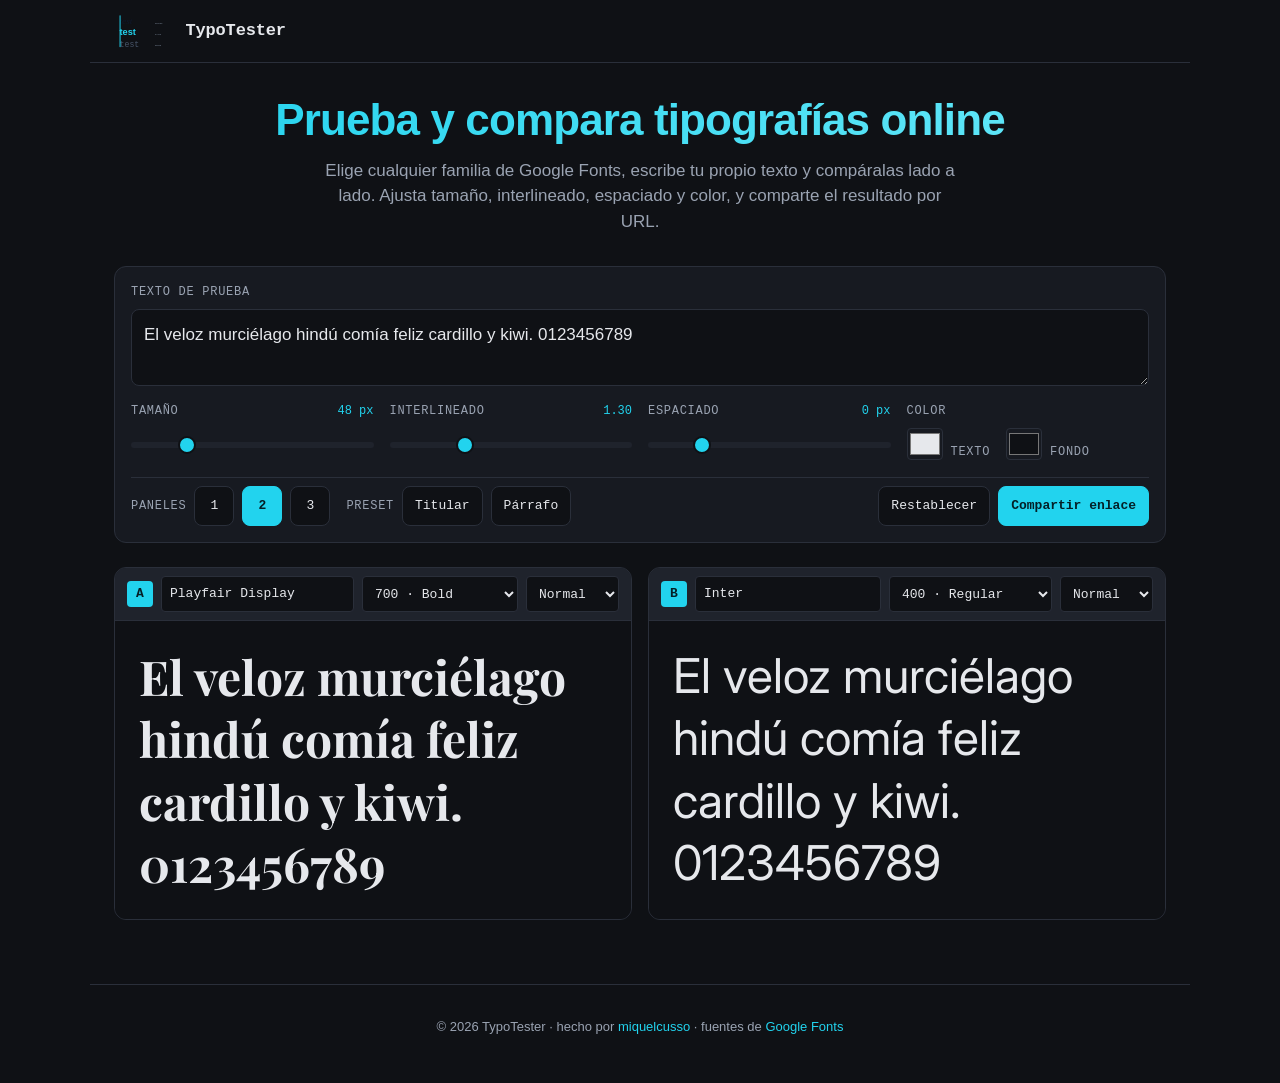
<file: index.html>
<!DOCTYPE html>
<html lang="es">
<head>
<meta charset="UTF-8" />
<meta name="viewport" content="width=device-width, initial-scale=1, viewport-fit=cover" />
<meta name="theme-color" content="#0f1115" />

<title>TypoTester · Probar tipografías online en español</title>
<meta name="description" content="Prueba cualquier tipografía (Google Fonts o archivo local) antes de usarla. Comparador A/B, presets de titular y párrafo, compartir por URL." />
<meta name="author" content="Miqui Cussó" />
<link rel="canonical" href="https://probatipo.example.com/" />

<link rel="icon" href="/favicon.ico" sizes="any" />
<link rel="icon" href="/logo.svg" type="image/svg+xml" />
<link rel="apple-touch-icon" href="/apple-touch-icon.png" />
<link rel="manifest" href="/manifest.webmanifest" />

<link rel="preconnect" href="https://fonts.googleapis.com" />
<link rel="preconnect" href="https://fonts.gstatic.com" crossorigin />

<meta property="og:type" content="website" />
<meta property="og:site_name" content="TypoTester" />
<meta property="og:title" content="TypoTester · Probar tipografías online en español" />
<meta property="og:description" content="Prueba cualquier tipografía (Google Fonts o archivo local) antes de usarla. Comparador A/B, presets de titular y párrafo, compartir por URL." />
<meta property="og:url" content="https://probatipo.example.com/" />
<meta property="og:image" content="https://probatipo.example.com/og-image.png" />
<meta property="og:image:width" content="1200" />
<meta property="og:image:height" content="630" />
<meta property="og:locale" content="es_ES" />

<meta name="twitter:card" content="summary_large_image" />
<meta name="twitter:title" content="TypoTester · Probar tipografías online en español" />
<meta name="twitter:description" content="Prueba cualquier tipografía (Google Fonts o archivo local) antes de usarla. Comparador A/B, presets de titular y párrafo, compartir por URL." />
<meta name="twitter:image" content="https://probatipo.example.com/og-image.png" />

<script type="application/ld+json">
{
  "@context": "https://schema.org",
  "@type": "WebApplication",
  "name": "TypoTester",
  "url": "https://probatipo.example.com/",
  "description": "Prueba cualquier tipografía (Google Fonts o archivo local) antes de usarla. Comparador A/B, presets de titular y párrafo, compartir por URL.",
  "applicationCategory": "UtilityApplication",
  "operatingSystem": "Web",
  "offers": { "@type": "Offer", "price": "0", "priceCurrency": "EUR" }
}
</script>

<link rel="stylesheet" href="style.css" />
</head>
<body>

<header class="site-header">
  <a href="/" class="brand">
    <img src="logo.svg" width="120" height="77" alt="" class="brand__logo" />
    <span class="brand__name">TypoTester</span>
  </a>
</header>

<main>
  <section class="hero">
    <h1>Prueba y compara tipografías online</h1>
    <p class="intro">Elige cualquier familia de Google Fonts, escribe tu propio texto y compáralas lado a lado. Ajusta tamaño, interlineado, espaciado y color, y comparte el resultado por URL.</p>
  </section>

  <section class="controls" aria-label="Controles de previsualización">
    <div class="ctl ctl--text">
      <label for="ctl-text">Texto de prueba</label>
      <textarea id="ctl-text" rows="2" spellcheck="false" placeholder="Escribe aquí…"></textarea>
    </div>

    <div class="ctl-grid">
      <div class="ctl">
        <label for="ctl-size">Tamaño <output id="out-size" class="ctl__val"></output></label>
        <input type="range" id="ctl-size" min="8" max="200" step="1" />
      </div>
      <div class="ctl">
        <label for="ctl-lh">Interlineado <output id="out-lh" class="ctl__val"></output></label>
        <input type="range" id="ctl-lh" min="0.8" max="2.5" step="0.05" />
      </div>
      <div class="ctl">
        <label for="ctl-ls">Espaciado <output id="out-ls" class="ctl__val"></output></label>
        <input type="range" id="ctl-ls" min="-5" max="20" step="0.5" />
      </div>
      <div class="ctl ctl--colors">
        <span class="ctl__group-label">Color</span>
        <div class="color-row">
          <label class="color-field"><input type="color" id="ctl-fg" /><span>Texto</span></label>
          <label class="color-field"><input type="color" id="ctl-bg" /><span>Fondo</span></label>
        </div>
      </div>
    </div>

    <div class="ctl-actions">
      <div class="seg" role="group" aria-label="Número de paneles a comparar">
        <span class="seg__label">Paneles</span>
        <button type="button" class="seg__btn" data-n="1" aria-pressed="false">1</button>
        <button type="button" class="seg__btn" data-n="2" aria-pressed="false">2</button>
        <button type="button" class="seg__btn" data-n="3" aria-pressed="false">3</button>
      </div>
      <div class="presets" role="group" aria-label="Presets">
        <span class="seg__label">Preset</span>
        <button type="button" class="preset__btn" data-preset="titular">Titular</button>
        <button type="button" class="preset__btn" data-preset="parrafo">Párrafo</button>
      </div>
      <div class="actions-right">
        <button type="button" id="btn-reset" class="btn btn--ghost">Restablecer</button>
        <button type="button" id="btn-share" class="btn btn--accent">Compartir enlace</button>
      </div>
    </div>
  </section>

  <section class="stage" id="stage" data-n="2" aria-label="Paneles de comparación"></section>
</main>

<footer class="site-footer">
  <p>&copy; <span id="year"></span> TypoTester · hecho por <a href="https://miquelcusso-rgb.github.io" rel="noopener">miquelcusso</a> · fuentes de <a href="https://fonts.google.com" rel="noopener">Google Fonts</a></p>
</footer>

<div id="toast" class="toast" role="status" aria-live="polite"></div>

<script src="script.js" defer></script>
</body>
</html>
</file>
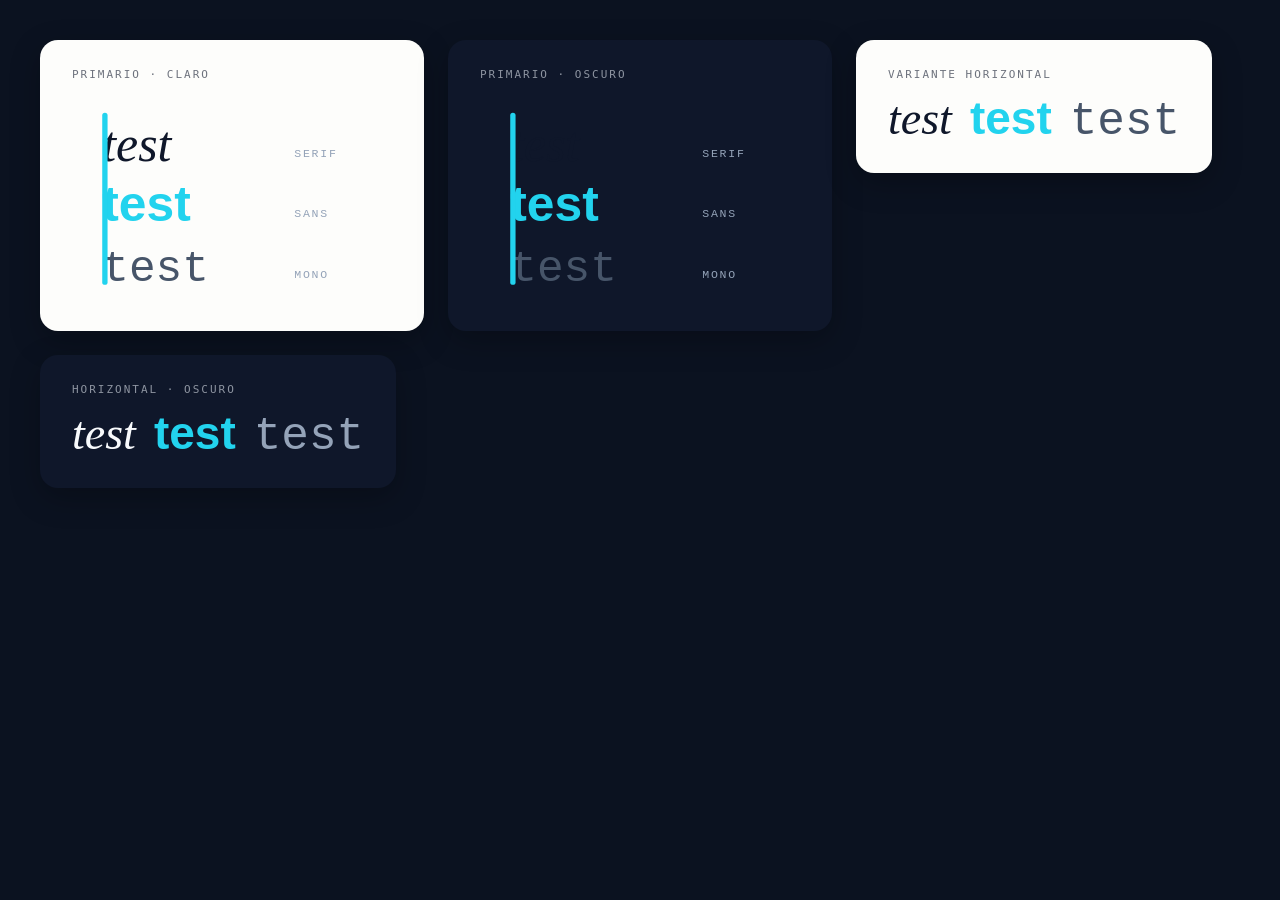
<file: logo-preview.html>
<!DOCTYPE html>
<html lang="es"><head><meta charset="UTF-8"><meta name="viewport" content="width=device-width,initial-scale=1">
<title>TypoTester · logo v0.1</title>
<style>
  body{margin:0;font-family:ui-monospace,monospace;background:#0b1220;color:#e2e8f0;padding:40px;display:flex;flex-wrap:wrap;gap:24px;align-items:flex-start}
  .card{border-radius:18px;padding:28px 32px;box-shadow:0 10px 30px rgba(0,0,0,.25)}
  .light{background:#fdfdfb;color:#0f172a}.dark{background:#0f172a}
  .label{font-size:11px;letter-spacing:2px;text-transform:uppercase;opacity:.6;margin-bottom:14px}
  /* variante horizontal */
  .row{display:flex;align-items:baseline;gap:18px}
  .row .t{font-size:46px;line-height:1}
  .s1{font-family:Georgia,'Times New Roman',serif;font-style:italic;color:#0f172a}
  .s2{font-family:'Helvetica Neue',Arial,sans-serif;font-weight:800;color:#22d3ee}
  .s3{font-family:ui-monospace,'Courier New',monospace;color:#475569}
  .dark .s1{color:#f8fafc}.dark .s3{color:#94a3b8}
</style></head>
<body>
  <div class="card light"><div class="label">Primario · claro</div><img src="logo.svg" width="320" alt="logo"></div>
  <div class="card dark"><div class="label">Primario · oscuro</div><img src="logo.svg" width="320" alt="logo"></div>
  <div class="card light"><div class="label">Variante horizontal</div>
    <div class="row"><span class="t s1">test</span><span class="t s2">test</span><span class="t s3">test</span></div>
  </div>
  <div class="card dark"><div class="label">Horizontal · oscuro</div>
    <div class="row"><span class="t s1">test</span><span class="t s2">test</span><span class="t s3">test</span></div>
  </div>
</body></html>
</file>
<file: style.css>
/* TypoTester · estilos del sitio
   Tokens vendados localmente (design-tokens.css) para que el repo sea
   autónomo en GitHub Pages. Fuente original: sites-system/shared/.
   Identidad: tema oscuro + acento cian (#22d3ee), UI en mono. */

@import url("design-tokens.css");

:root {
  --accent: #22d3ee;
  --accent-2: #67e8f9;
  --accent-on: #042027;
}

/* ───────── Header ───────── */
.site-header {
  display: flex;
  align-items: center;
  padding: var(--sp-3) var(--container-pad);
  border-bottom: 1px solid var(--border);
  max-width: var(--container-max);
  margin: 0 auto;
  width: 100%;
}
.brand { display: inline-flex; align-items: center; gap: var(--sp-3); text-decoration: none; }
.brand:hover { text-decoration: none; }
.brand__logo { height: 38px; width: auto; }
.brand__name {
  font-family: var(--font-mono);
  font-weight: 700;
  letter-spacing: -0.01em;
  color: var(--text);
  font-size: var(--fs-md);
}

main { max-width: var(--container-max); margin: 0 auto; padding: var(--sp-6) var(--container-pad) var(--sp-8); }

/* ───────── Hero ───────── */
.hero { text-align: center; margin-bottom: var(--sp-6); }
.hero h1 {
  font-size: var(--fs-2xl);
  margin-bottom: var(--sp-3);
  background: linear-gradient(90deg, var(--accent), var(--accent-2));
  -webkit-background-clip: text; background-clip: text; color: transparent;
}
.hero .intro { color: var(--text-muted); font-size: var(--fs-md); max-width: 640px; margin: 0 auto; }
@media (min-width: 760px) { .hero h1 { font-size: var(--fs-3xl); } }

/* ───────── Bloque de controles ───────── */
.controls {
  background: var(--bg-elevated);
  border: 1px solid var(--border);
  border-radius: var(--r-lg);
  padding: var(--sp-4);
  margin-bottom: var(--sp-5);
  display: grid;
  gap: var(--sp-4);
}

.ctl { display: grid; gap: var(--sp-2); }
.ctl label,
.ctl__group-label {
  font-family: var(--font-mono);
  font-size: var(--fs-xs);
  text-transform: uppercase;
  letter-spacing: 0.06em;
  color: var(--text-muted);
  display: flex; align-items: baseline; gap: var(--sp-2);
}
.ctl__val { font-family: var(--font-mono); color: var(--accent); margin-left: auto; text-transform: none; letter-spacing: 0; }

.ctl--text textarea {
  width: 100%;
  resize: vertical;
  background: var(--bg);
  border: 1px solid var(--border);
  border-radius: var(--r-md);
  padding: var(--sp-3);
  color: var(--text);
  font-size: var(--fs-md);
  min-height: 56px;
}

.ctl-grid {
  display: grid;
  grid-template-columns: 1fr;
  gap: var(--sp-4);
}
@media (min-width: 560px) { .ctl-grid { grid-template-columns: 1fr 1fr; } }
@media (min-width: 900px) { .ctl-grid { grid-template-columns: repeat(4, 1fr); } }

/* Range sliders */
input[type="range"] {
  -webkit-appearance: none; appearance: none;
  width: 100%; height: 6px; margin: 8px 0;
  background: var(--bg-elevated-2);
  border-radius: var(--r-full);
  cursor: pointer;
}
input[type="range"]::-webkit-slider-thumb {
  -webkit-appearance: none; appearance: none;
  width: 18px; height: 18px; border-radius: 50%;
  background: var(--accent); border: 2px solid var(--bg);
  cursor: pointer; transition: transform var(--t-fast);
}
input[type="range"]::-moz-range-thumb {
  width: 18px; height: 18px; border-radius: 50%;
  background: var(--accent); border: 2px solid var(--bg); cursor: pointer;
}
input[type="range"]:hover::-webkit-slider-thumb { transform: scale(1.1); }

/* Color pickers */
.color-row { display: flex; gap: var(--sp-4); }
.color-field {
  display: inline-flex; align-items: center; gap: var(--sp-2);
  font-family: var(--font-mono); font-size: var(--fs-xs);
  color: var(--text-muted); text-transform: none; letter-spacing: 0;
}
.color-field input[type="color"] {
  width: 36px; height: 32px; padding: 0;
  border: 1px solid var(--border); border-radius: var(--r-sm);
  background: none; cursor: pointer;
}

/* Acciones */
.ctl-actions {
  display: flex; flex-wrap: wrap; gap: var(--sp-4);
  align-items: center;
  padding-top: var(--sp-2);
  border-top: 1px solid var(--border);
}
.seg, .presets { display: inline-flex; align-items: center; gap: var(--sp-2); }
.seg__label {
  font-family: var(--font-mono); font-size: var(--fs-xs);
  text-transform: uppercase; letter-spacing: 0.06em; color: var(--text-muted);
}
.seg__btn, .preset__btn, .btn {
  font-family: var(--font-mono); font-size: var(--fs-sm);
  border: 1px solid var(--border); background: var(--bg);
  color: var(--text); padding: var(--sp-2) var(--sp-3);
  border-radius: var(--r-md); cursor: pointer;
  min-height: 40px; transition: background var(--t-fast), border-color var(--t-fast), color var(--t-fast);
}
.seg__btn { min-width: 40px; }
.seg__btn:hover, .preset__btn:hover, .btn--ghost:hover { border-color: var(--accent); color: var(--accent); }
.seg__btn.is-on { background: var(--accent); border-color: var(--accent); color: var(--accent-on); font-weight: 700; }

.actions-right { display: inline-flex; gap: var(--sp-2); margin-left: auto; }
.btn--accent { background: var(--accent); border-color: var(--accent); color: var(--accent-on); font-weight: 700; }
.btn--accent:hover { background: var(--accent-2); border-color: var(--accent-2); }

/* ───────── Stage / paneles ───────── */
.stage { display: grid; gap: var(--sp-4); grid-template-columns: 1fr; }
@media (min-width: 760px) {
  .stage[data-n="2"] { grid-template-columns: 1fr 1fr; }
  .stage[data-n="3"] { grid-template-columns: repeat(3, 1fr); }
}

.panel {
  border: 1px solid var(--border);
  border-radius: var(--r-lg);
  overflow: hidden;
  display: flex; flex-direction: column;
  background: var(--bg-elevated);
  min-width: 0;
}
.panel__bar {
  display: flex; align-items: center; gap: var(--sp-2);
  padding: var(--sp-2) var(--sp-3);
  border-bottom: 1px solid var(--border);
  background: var(--bg-elevated-2);
  flex-wrap: wrap;
}
.panel__tag {
  font-family: var(--font-mono); font-weight: 700; font-size: var(--fs-sm);
  width: 26px; height: 26px; flex: none;
  display: grid; place-items: center;
  background: var(--accent); color: var(--accent-on);
  border-radius: var(--r-sm);
}
.panel__sel {
  font-family: var(--font-mono); font-size: var(--fs-sm);
  background: var(--bg); color: var(--text);
  border: 1px solid var(--border); border-radius: var(--r-sm);
  padding: 6px 8px; min-height: 36px; cursor: pointer;
}
.panel__sel:disabled { opacity: 0.5; cursor: not-allowed; }
.panel__weight { flex: none; }

.panel__preview {
  flex: 1;
  padding: var(--sp-5);
  overflow: auto;
  word-break: break-word;
  white-space: pre-wrap;
  min-height: 220px;
  background: var(--tt-bg, var(--bg));
  color: var(--tt-fg, var(--text));
  font-size: var(--tt-size, 48px);
  line-height: var(--tt-lh, 1.3);
  letter-spacing: var(--tt-ls, 0);
}
.panel__preview:focus-visible { outline: 2px solid var(--accent); outline-offset: -2px; }

/* ───────── Combobox de familia ───────── */
.combo { position: relative; flex: 1 1 160px; min-width: 130px; }
.combo__input {
  width: 100%;
  font-family: var(--font-mono); font-size: var(--fs-sm);
  background: var(--bg); color: var(--text);
  border: 1px solid var(--border); border-radius: var(--r-sm);
  padding: 6px 8px; min-height: 36px;
}
.combo__list {
  position: absolute; z-index: 30; top: calc(100% + 4px); left: 0; right: 0;
  margin: 0; padding: var(--sp-1); list-style: none;
  max-height: 280px; overflow-y: auto;
  background: var(--bg-elevated-2);
  border: 1px solid var(--border); border-radius: var(--r-md);
  box-shadow: var(--shadow-lg);
}
.combo__opt {
  display: flex; align-items: center; justify-content: space-between; gap: var(--sp-3);
  padding: var(--sp-2) var(--sp-3);
  border-radius: var(--r-sm); cursor: pointer;
  font-size: var(--fs-sm);
}
.combo__opt:hover, .combo__opt.is-active { background: var(--bg); }
.combo__opt[aria-selected="true"] { color: var(--accent); }
.combo__cat {
  font-family: var(--font-mono); font-size: var(--fs-xs);
  color: var(--text-dim); flex: none;
}

/* ───────── Toast ───────── */
.toast {
  position: fixed; left: 50%; bottom: var(--sp-5);
  transform: translateX(-50%) translateY(16px);
  background: var(--bg-elevated-2); color: var(--text);
  border: 1px solid var(--border); border-radius: var(--r-md);
  padding: var(--sp-3) var(--sp-4); font-size: var(--fs-sm);
  box-shadow: var(--shadow-lg);
  opacity: 0; pointer-events: none; z-index: 50;
  transition: opacity var(--t-base), transform var(--t-base);
}
.toast.is-on { opacity: 1; transform: translateX(-50%) translateY(0); }

/* ───────── Footer ───────── */
.site-footer {
  padding: var(--sp-6) var(--container-pad);
  border-top: 1px solid var(--border);
  text-align: center; color: var(--text-muted); font-size: var(--fs-sm);
  max-width: var(--container-max); margin: 0 auto; width: 100%;
}

@media (prefers-reduced-motion: reduce) {
  * { transition: none !important; }
}
</file>
